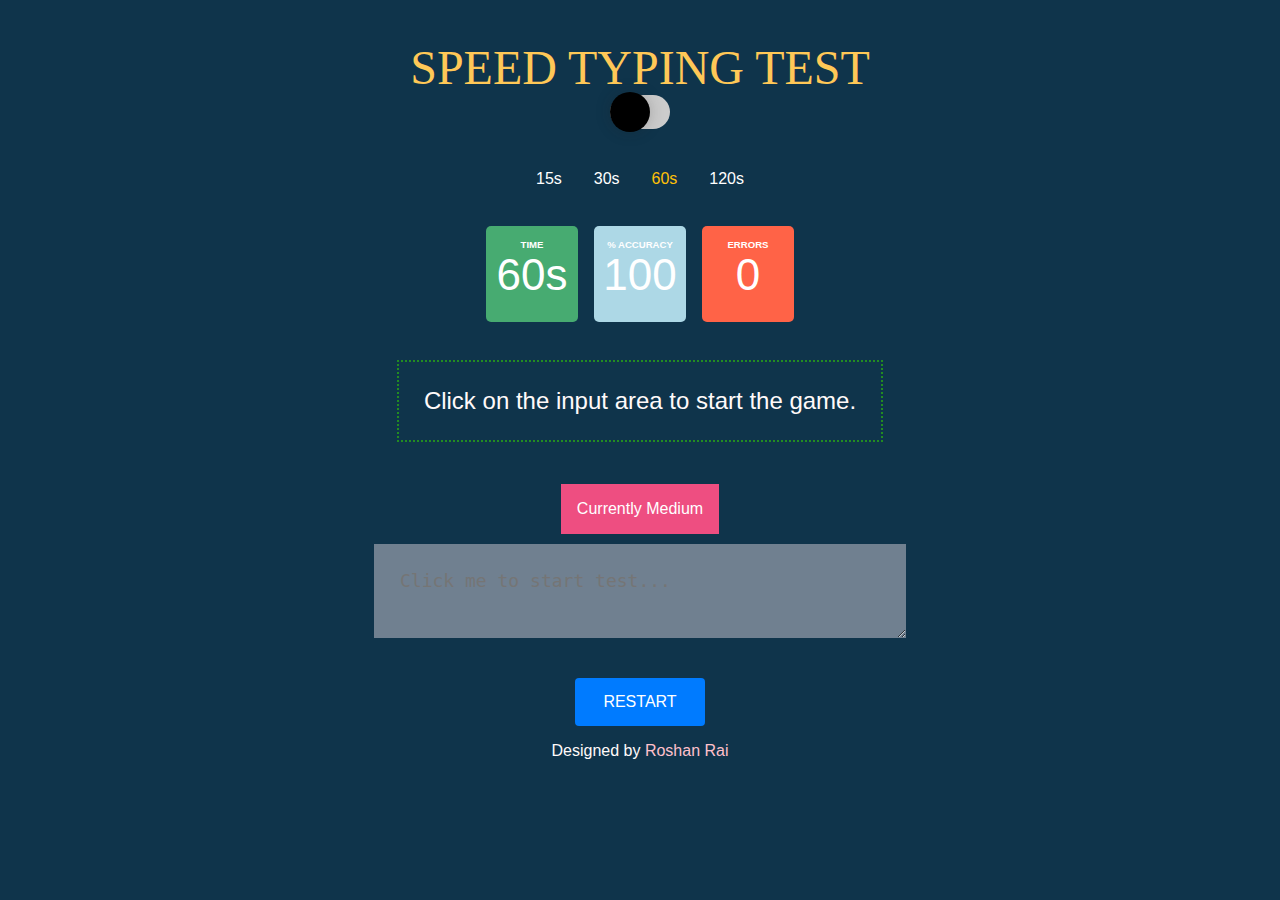
<file: Index.html>
<!DOCTYPE html>
<html lang="en">
   <head>
      <meta charset="UTF-8">
      <meta http-equiv="X-UA-Compatible" content="IE=edge">
      <meta name="viewport" content="width=device-width, initial-scale=1.0">
      <title>WPM Test</title>
      <link rel="stylesheet" href="style.css">
      <!-- <link rel="stylesheet" href="media.css"> -->
   </head>
   <body>
      <div class="container">
      <div class="heading">Speed Typing Test
         <div class="contain">
            <label id="switch" class="switch">
              <input type="checkbox" onchange="toggleTheme()" id="slider" />
              <span class="slider round"></span>
            </label>
        </div>
      </div>
      <div class="limit">
         <a id="fifteen" onclick="setTimeLimit(15)">15s</a>
         <a id="thirty" onclick="setTimeLimit(30)">30s</a>
         <a id="sixty" onclick="setTimeLimit(60)">60s</a>
         <a id="twomin" onclick="setTimeLimit(120)">120s</a>
      </div>
      <div class="header">
         <div class="wpm">
            <div class="header_text">WPM</div>
            <div class="curr_wpm">100</div>
         </div>
         <div class="timer">
            <span>
               <div class="header_text">Time</div>
               <div class="curr_time"></div>
            </span>
         </div>
         <div class="cpm">
            <div class="header_text">CPM</div>
            <div class="curr_cpm">100</div>
         </div>
         <div class="accuracy">
            <div class="header_text">% Accuracy</div>
            <div class="curr_accuracy">100</div>
         </div>
         <div class="errors">
            <div class="header_text">Errors</div>
            <div class="curr_errors">0</div>
         </div>
      </div>
      <div class="quote">Click on the input area to start the game.</div>
      <p style="color:snow;">
         <span style="color:pink;text-transform:uppercase;" id="local"></span> 
         <label id="lastwpm"></label>
      </p>
      <div class="dropdown">
         <button id = "firstrow" class="dropbtn">Choose Level</button>
         <div class="dropdown-content">
            <a onclick="setGameDifficulty('Easy')"><b>Easy</b></a>
            <a onclick="setGameDifficulty('Medium')"><b>Medium</b></a>
            <a onclick="setGameDifficulty('Hard')"><b>Hard</b></a>
            <a onclick="setGameDifficulty('Ultrahard')"><b>Ultra Hard</b></a>
         </div>
      </div>
      <textarea class="input_area" placeholder="Click me to start test..." oninput="processCurrentText()"
         onfocus="startGame()"></textarea>
      <button class="restart_btn" onclick="resetValues()">Restart</button>
      
      <!-- Footer -->
      <p style="color:snow">Designed by 
         <a class ="roshan" target=”_blank”  href="https://github.com/RoshanKhalinG"> Roshan Rai</a>
       </p>

      <script src="quotes.js"></script>
      <script src="app.js"></script>
      <script src="theme.js"></script>
   </body>
</html>
</file>
<file: style.css>
:root {
  --bg-color: rgb(15, 52, 75); 
  --font-color: #f0f0f0;
  --inputarea: rgb(112, 128, 144);
  --headercolor: rgb(255, 200, 87);
  --incorectchar: rgb(255, 69, 0);
  --quotecol: rgb(34, 139, 34);
  --restartBtn: rgb(0, 123, 255);
  --timemode: rgb(255, 193, 7); 
  --timer:rgb(71, 171, 113);
  
  --errorCol: rgb(255, 99, 71); 
  --accuracy: rgb(173, 216, 230);
}

:root.theme-dark {
  --bg-color: rgb(15, 52, 75); 
  --font-color: #f0f0f0;
}

:root.theme-light {
  --bg-color: linear-gradient(45deg, #ff6f61, #de6244); /* Coral to Dark Coral */
  --font-color: #333333; /* Dark gray */
  --headercolor: #59c3c3; /* Aqua */
}
/* Add your styling here */
body {
  background: #1e1e1e;
  color: white;
  font-family: Arial, sans-serif;
  margin: 0;
  padding: 0;
}

.container {
  max-width: 800px;
  margin: 0 auto;
  text-align: center;
  padding: 20px;
}

h1 {
  font-size: 2.5em;
}

.header {
  display: flex;
  justify-content: space-around;
  margin: 20px 0;
}

.header_text {
  font-size: 1.2em;
}

textarea {
  width: 100%;
  margin: 20px 0;
}

footer {
  padding: 20px;
  font-size: 0.8em;
}



body {
  background:var(--bg-color);
  color: var(--font-color);
  text-align: center;
  font-family: 'Raleway', sans-serif;
  margin:0;
  padding: 0;
  box-sizing: border-box;
}

/* The slider */
.slider {
  position: absolute;
  cursor: pointer;
  top: 0;
  left: 0;
  right: 0;
  bottom: 0;
  background-color: #ccc;
  -webkit-transition: 0.4s;
  transition: 0.4s;
}

.slider:before {
  position: absolute;
  content: "";
  height: 40px;
  width: 40px;
  left: 0px;
  bottom: 4px;
  top: 0;
  bottom: 0;
  margin: auto 0;
  -webkit-transition: 0.4s;
  transition: 0.4s;
  box-shadow: 0 0px 15px #2020203d;
  background: rgb(0, 0, 0) url("https://i.ibb.co/FxzBYR9/night.png");
  background-repeat: no-repeat;
  background-position: center;
}

input:checked + .slider {
  background-color: #2196f3;
}

input:focus + .slider {
  box-shadow: 0 0 1px #2196f3;
}

input:checked + .slider:before {
  -webkit-transform: translateX(24px);
  -ms-transform: translateX(24px);
  transform: translateX(24px);
  background: white url("https://i.ibb.co/7JfqXxB/sunny.png");
  background-repeat: no-repeat;
  background-position: center;
}

/* Rounded sliders */
.slider.round {
  border-radius: 34px;
}

.slider.round:before {
  border-radius: 50%;
}


/* The switch - the box around the slider */
.switch {
  position: relative;
  display: inline-block;
  width: 60px;
  height: 34px;
}

/* Hide default HTML checkbox */
.switch input {
  opacity: 0;
  width: 0;
  height: 0;
}


/*Slider for dark and light*/

.theme-light {
  --color-primary: #0060df;
  --color-secondary: #fbfbfe;
  --color-accent: #fd6f53;
  --font-color: #000000;
}
.theme-dark {
  --color-primary: #17ed90;
  --color-secondary: #2a2c2d;
  --color-accent: #12cdea;
  --font-color: #ffffff;
}

.container {
  display: flex;
  flex-direction: column;
  align-items: center;
  
}
.limit{
  display: flex;
  width: 30%;
  justify-content: space-around;
  margin-bottom: 10px;
}
.limit a{
  cursor: pointer;
}
.limit a:hover{
  color: #ee4e81;
}
.heading{
  margin-bottom: 20px;
  margin-top: 20px;
  color: var(--headercolor);
  font-weight: 500;
  text-transform: uppercase;
  font-size: 3rem;
  font-family: cursive;
  /* font-family: 'Flamenco', cursive; */
}

.header {
  display: flex;
  align-items: center;
}
.limit{
  color: white;
}

.timer
{

  background: var(--timer);
  height: 70px;
  width: 80px;
  margin: 8px;
  padding: 13px 6px;
  border-radius: 5px;
  color:white;
}
.cpm{
  background: rgb(71, 106, 171);
  height: 70px;
  width: 80px;
  margin: 8px;
  padding: 12px;
  border-radius: 5px;
  color:white;
}
.wpm{
  background: rgb(137, 31, 163);
  height: 70px;
  width: 80px;
  margin: 8px;
  padding: 12px;
  border-radius: 5px;
  color:white;
}
.accuracy{
  background: var(--accuracy);
  height: 70px;
  width: 80px;
  margin: 8px;
  padding: 13px 6px;
  border-radius: 5px;
  color:white;
}
.errors{
  background:var(--errorCol);
  height: 70px;
  width: 80px;
  margin: 8px;
  padding: 13px 6px;
  border-radius: 5px;
  color:white;
}

.cpm, .wpm  {
  display: none;
}

.header_text {
  text-transform: uppercase;
  font-size: 0.6rem;
  font-weight: 600;
}

.curr_time, .curr_errors,
.curr_accuracy, .curr_cpm,
.curr_wpm {
  font-size: 2.75rem;
}

.quote {
  border:2px dotted var(--quotecol);
  font-size: 1.5rem;
  margin: 10px;
  padding: 25px;
  max-width:80%;
  color: snow;
}

.input_area {
  background-color: var(--inputarea);
  border: 0;
  margin-top: 10px;
  width: 60%;
  font-size: 18px;
  padding: 26px;
  color: white;
  outline: 0;
 
}

.incorrect_char {
  color:var(--incorectchar);
  text-decoration: underline;
}

.correct_char {
  color: rgb(113, 255, 113);
}

.restart_btn {
  background-color:var(--restartBtn);
  border: none;
  color:white;
  text-transform: uppercase;
  font-size: 16px;
  padding: 15px 28px;
  margin-top: 20px;
  border-radius: 4px;
  transition: 300ms ease;
}

.restart_btn:hover{
  background-color: rgb(138, 62, 209);
}
.select{
    position: relative;
    font-family: Arial;
}


a{
  text-decoration: none;
}
.roshan{
  color: pink;
}
.roshan:hover{
  color:#ee4e81
}
.dropbtn {
  background-color: #ee4e81;
  color: white;
  padding: 16px;
  width: 100%;
  font-size: 16px;
  border: none;
  cursor: pointer;
}

.dropdown {
  position: relative;
  display: inline-block;
}

.dropdown-content {
  display: none;
  position: absolute;
  background: rgb(227,54,113);
  background: linear-gradient(90deg, rgba(227,54,113,1) 0%, rgba(237,119,115,1) 100%);
  min-width: 100%;
  color: rgb(238, 212, 212);
  box-shadow: 0px 8px 16px 0px rgba(92, 77, 77, 0.2);
  z-index: 1;
  cursor: pointer;
}

.dropdown-content a {
  color: rgb(219, 197, 197);
  padding: 12px 16px;
  
  text-decoration: none;
  transition: 400ms;
  display: block;
}

.dropdown-content a:hover {
  color: rgb(255, 255, 255);
  transform: translateX(-10px);
}

.dropdown:hover .dropdown-content {
  display: block;
}

.dropdown:hover .dropbtn {
  background-color: #e4426a;
}
@media only screen and (max-width: 600px) {
  .quote,.input_area{
      width:90%;
  }
  
  .header {
      display: flex;
      flex-wrap: wrap;
  }

}
</file>
